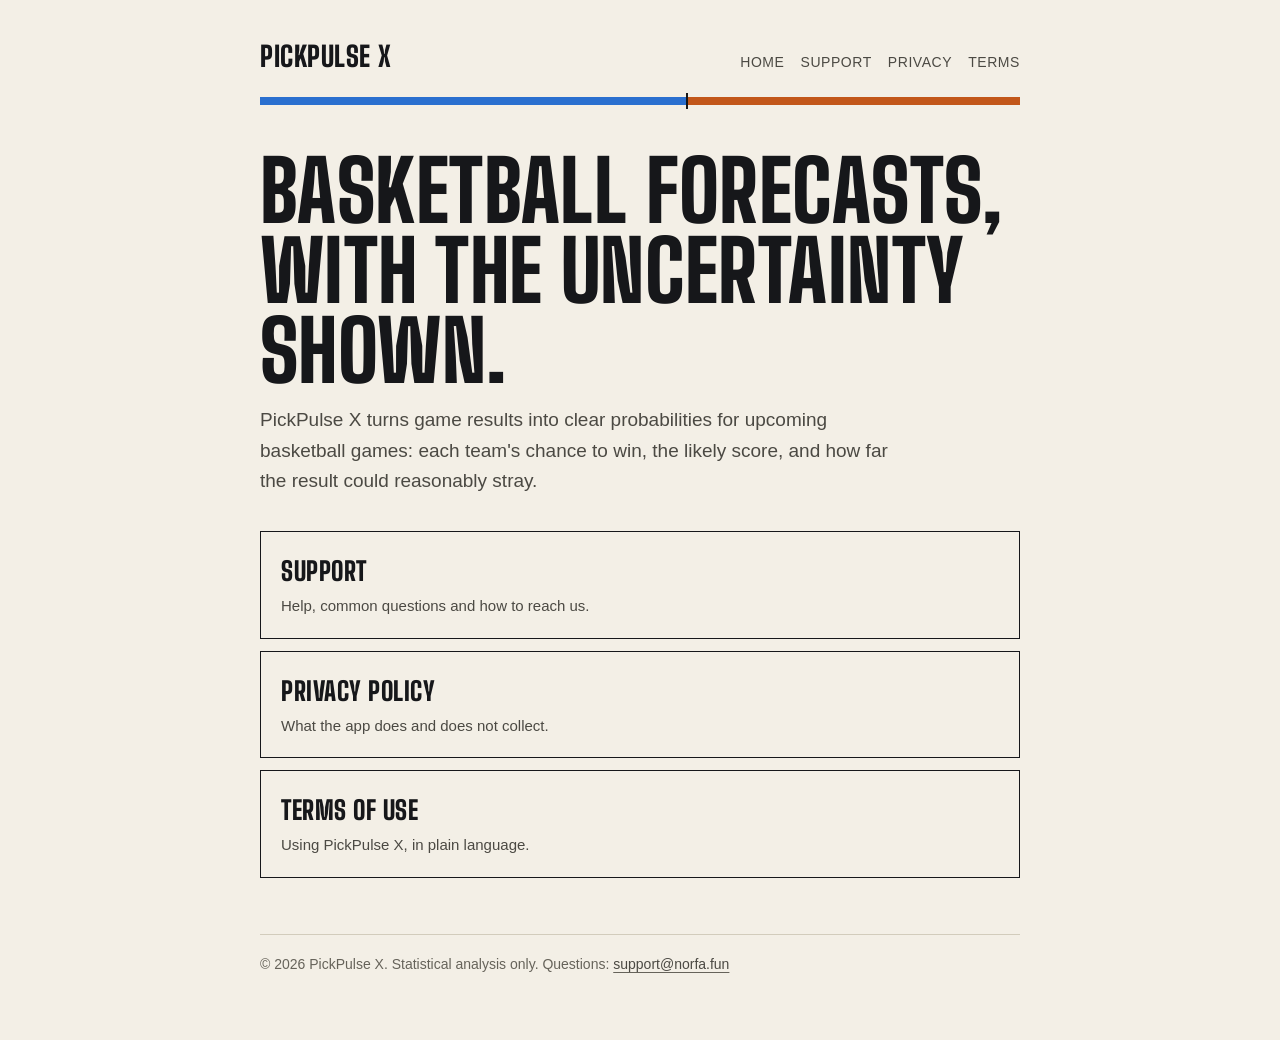
<file: index.html>
<!DOCTYPE html>
<html lang="en">
<head>
  <meta charset="UTF-8" />
  <meta name="viewport" content="width=device-width, initial-scale=1.0" />
  <meta name="description" content="PickPulse X: statistical forecasts for basketball games. Support, privacy policy and terms of use." />
  <meta name="color-scheme" content="light dark" />
  <title>PickPulse X</title>
  <link rel="stylesheet" href="style.css" />
</head>
<body>
<main>
  <header class="top"><a class="brand" href="index.html">PickPulse X</a><nav><a href="index.html">Home</a><a href="support.html">Support</a><a href="privacy_policy.html">Privacy</a><a href="terms_of_use.html">Terms</a></nav></header>
  <div class="ribbon"><i class="a"></i><i class="t"></i><i class="h"></i></div>
  <h1>Basketball forecasts, with the uncertainty shown.</h1>
  <p class="lead">PickPulse X turns game results into clear probabilities for upcoming basketball games: each team's chance to win, the likely score, and how far the result could reasonably stray.</p>
  
  <div class="cards">
    <a class="card" href="support.html"><b>Support</b><span>Help, common questions and how to reach us.</span></a>
    <a class="card" href="privacy_policy.html"><b>Privacy Policy</b><span>What the app does and does not collect.</span></a>
    <a class="card" href="terms_of_use.html"><b>Terms of Use</b><span>Using PickPulse X, in plain language.</span></a>
  </div>
  <footer>&copy; 2026 PickPulse X. Statistical analysis only. Questions: <a href="mailto:support@norfa.fun">support@norfa.fun</a></footer>
</main>
</body>
</html>
</file>
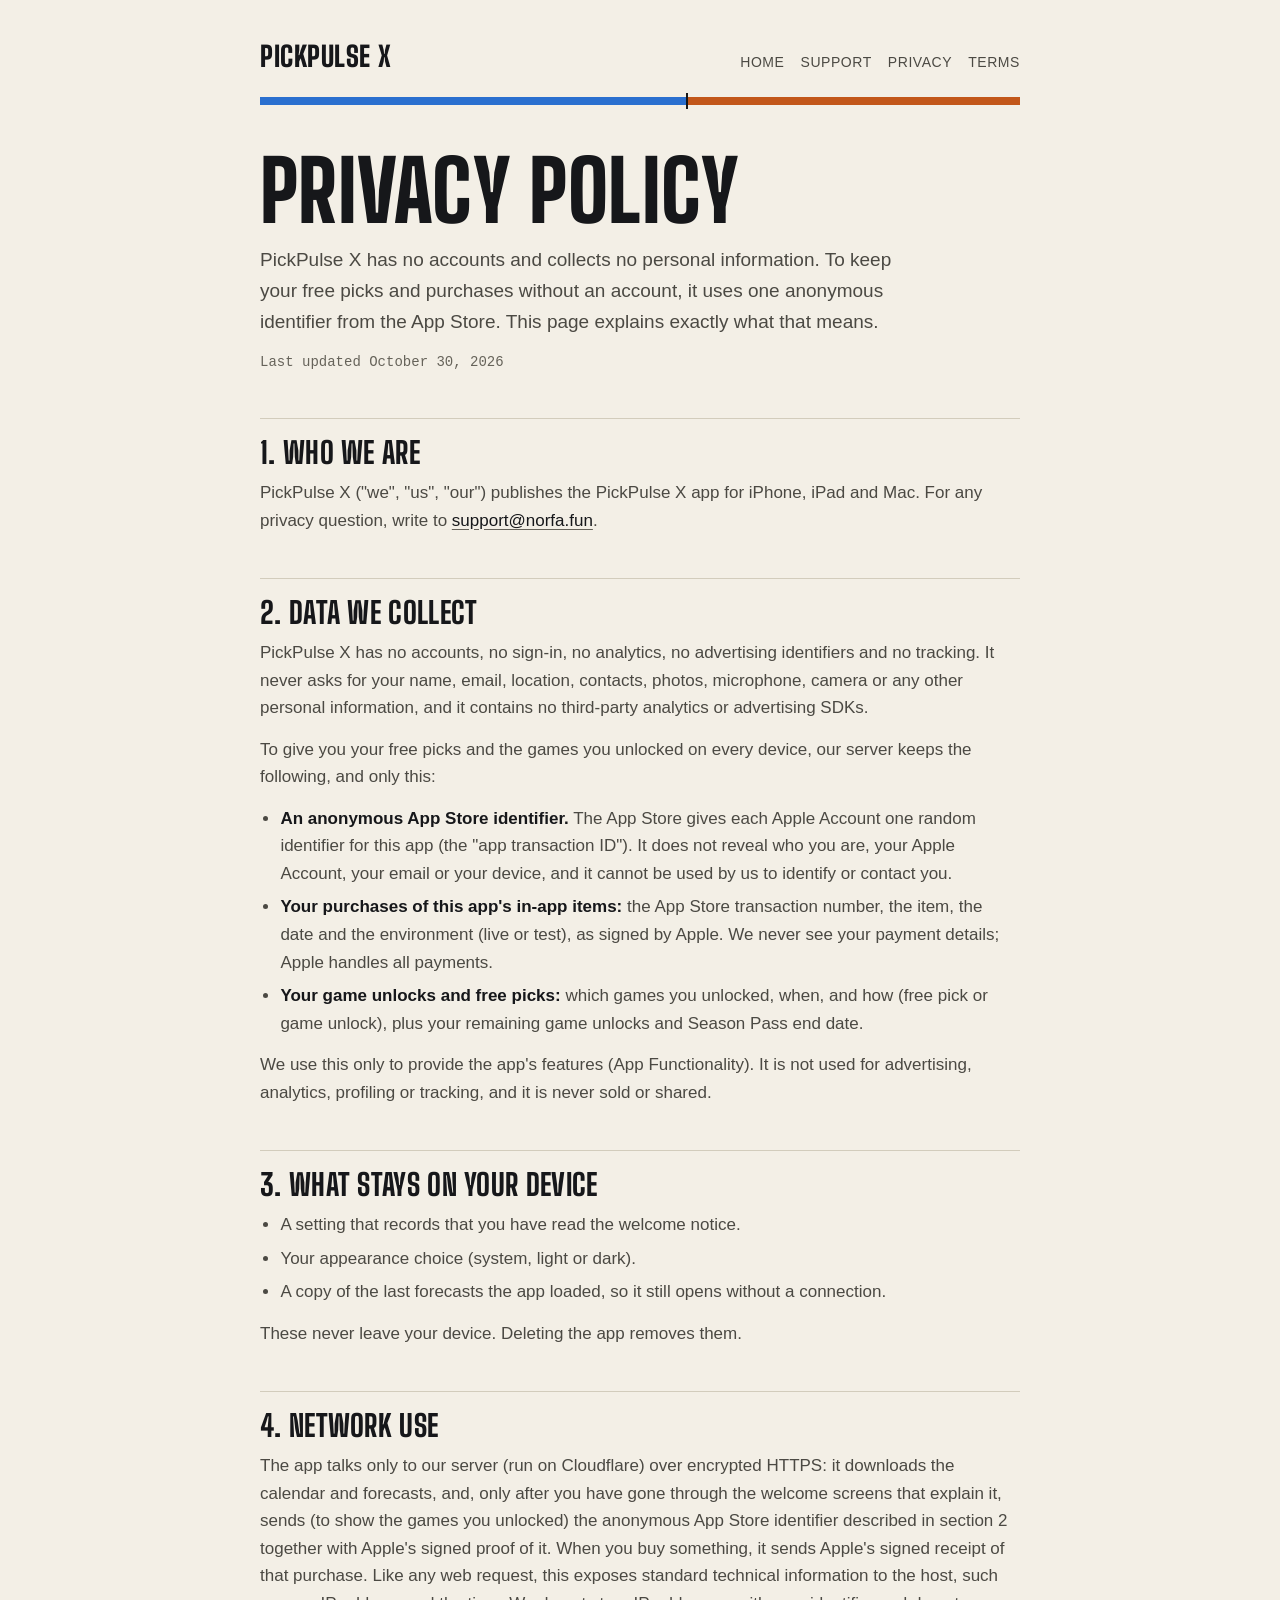
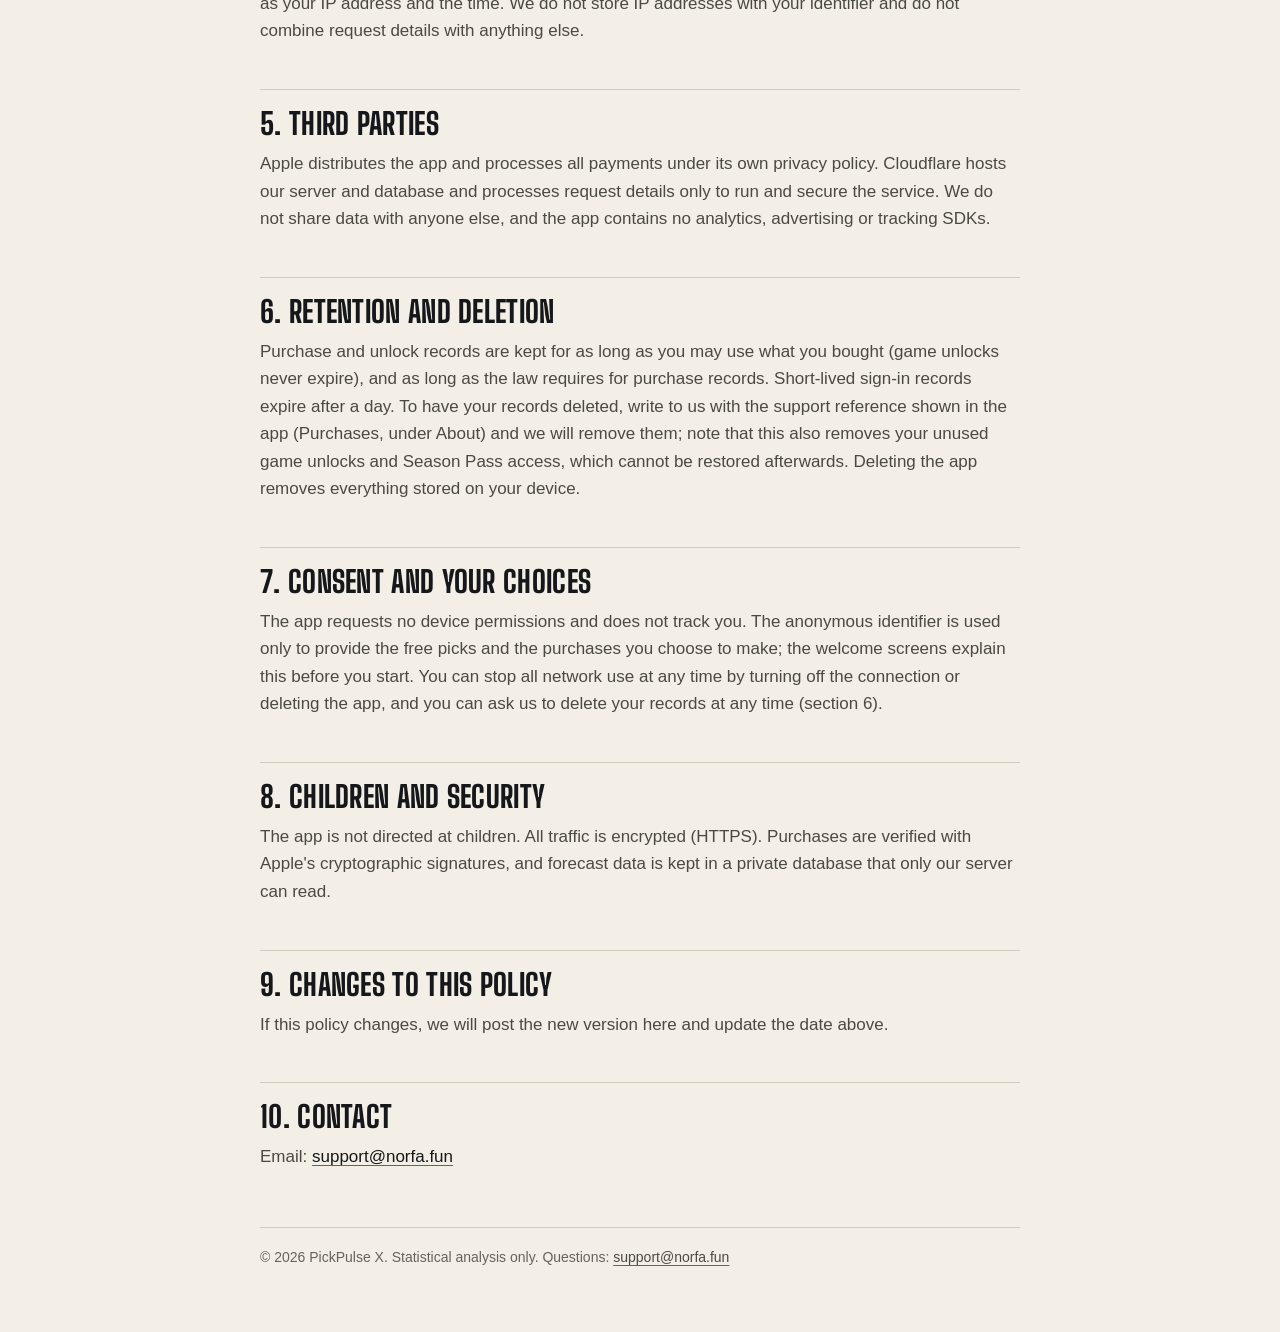
<file: privacy_policy.html>
<!DOCTYPE html>
<html lang="en">
<head>
  <meta charset="UTF-8" />
  <meta name="viewport" content="width=device-width, initial-scale=1.0" />
  <meta name="description" content="PickPulse X privacy policy: the app collects no personal data." />
  <meta name="color-scheme" content="light dark" />
  <title>PickPulse X Privacy Policy</title>
  <link rel="stylesheet" href="style.css" />
</head>
<body>
<main>
  <header class="top"><a class="brand" href="index.html">PickPulse X</a><nav><a href="index.html">Home</a><a href="support.html">Support</a><a href="privacy_policy.html">Privacy</a><a href="terms_of_use.html">Terms</a></nav></header>
  <div class="ribbon"><i class="a"></i><i class="t"></i><i class="h"></i></div>
  <h1>Privacy Policy</h1>
  <p class="lead">PickPulse X has no accounts and collects no personal information. To keep your free picks and purchases without an account, it uses one anonymous identifier from the App Store. This page explains exactly what that means.</p>
  <p class="meta">Last updated October 30, 2026</p>
  <h2>1. Who we are</h2>
  <p>PickPulse X ("we", "us", "our") publishes the PickPulse X app for iPhone, iPad and Mac. For any privacy question, write to <a href="mailto:support@norfa.fun">support@norfa.fun</a>.</p>

  <h2>2. Data we collect</h2>
  <p>PickPulse X has no accounts, no sign-in, no analytics, no advertising identifiers and no tracking. It never asks for your name, email, location, contacts, photos, microphone, camera or any other personal information, and it contains no third-party analytics or advertising SDKs.</p>
  <p>To give you your free picks and the games you unlocked on every device, our server keeps the following, and only this:</p>
  <ul>
    <li><strong>An anonymous App Store identifier.</strong> The App Store gives each Apple Account one random identifier for this app (the "app transaction ID"). It does not reveal who you are, your Apple Account, your email or your device, and it cannot be used by us to identify or contact you.</li>
    <li><strong>Your purchases of this app's in-app items:</strong> the App Store transaction number, the item, the date and the environment (live or test), as signed by Apple. We never see your payment details; Apple handles all payments.</li>
    <li><strong>Your game unlocks and free picks:</strong> which games you unlocked, when, and how (free pick or game unlock), plus your remaining game unlocks and Season Pass end date.</li>
  </ul>
  <p>We use this only to provide the app's features (App Functionality). It is not used for advertising, analytics, profiling or tracking, and it is never sold or shared.</p>

  <h2>3. What stays on your device</h2>
  <ul>
    <li>A setting that records that you have read the welcome notice.</li>
    <li>Your appearance choice (system, light or dark).</li>
    <li>A copy of the last forecasts the app loaded, so it still opens without a connection.</li>
  </ul>
  <p>These never leave your device. Deleting the app removes them.</p>

  <h2>4. Network use</h2>
  <p>The app talks only to our server (run on Cloudflare) over encrypted HTTPS: it downloads the calendar and forecasts, and, only after you have gone through the welcome screens that explain it, sends (to show the games you unlocked) the anonymous App Store identifier described in section 2 together with Apple's signed proof of it. When you buy something, it sends Apple's signed receipt of that purchase. Like any web request, this exposes standard technical information to the host, such as your IP address and the time. We do not store IP addresses with your identifier and do not combine request details with anything else.</p>

  <h2>5. Third parties</h2>
  <p>Apple distributes the app and processes all payments under its own privacy policy. Cloudflare hosts our server and database and processes request details only to run and secure the service. We do not share data with anyone else, and the app contains no analytics, advertising or tracking SDKs.</p>

  <h2>6. Retention and deletion</h2>
  <p>Purchase and unlock records are kept for as long as you may use what you bought (game unlocks never expire), and as long as the law requires for purchase records. Short-lived sign-in records expire after a day. To have your records deleted, write to us with the support reference shown in the app (Purchases, under About) and we will remove them; note that this also removes your unused game unlocks and Season Pass access, which cannot be restored afterwards. Deleting the app removes everything stored on your device.</p>

  <h2>7. Consent and your choices</h2>
  <p>The app requests no device permissions and does not track you. The anonymous identifier is used only to provide the free picks and the purchases you choose to make; the welcome screens explain this before you start. You can stop all network use at any time by turning off the connection or deleting the app, and you can ask us to delete your records at any time (section 6).</p>

  <h2>8. Children and security</h2>
  <p>The app is not directed at children. All traffic is encrypted (HTTPS). Purchases are verified with Apple's cryptographic signatures, and forecast data is kept in a private database that only our server can read.</p>

  <h2>9. Changes to this policy</h2>
  <p>If this policy changes, we will post the new version here and update the date above.</p>

  <h2>10. Contact</h2>
  <p>Email: <a href="mailto:support@norfa.fun">support@norfa.fun</a></p>
  <footer>&copy; 2026 PickPulse X. Statistical analysis only. Questions: <a href="mailto:support@norfa.fun">support@norfa.fun</a></footer>
</main>
</body>
</html>
</file>
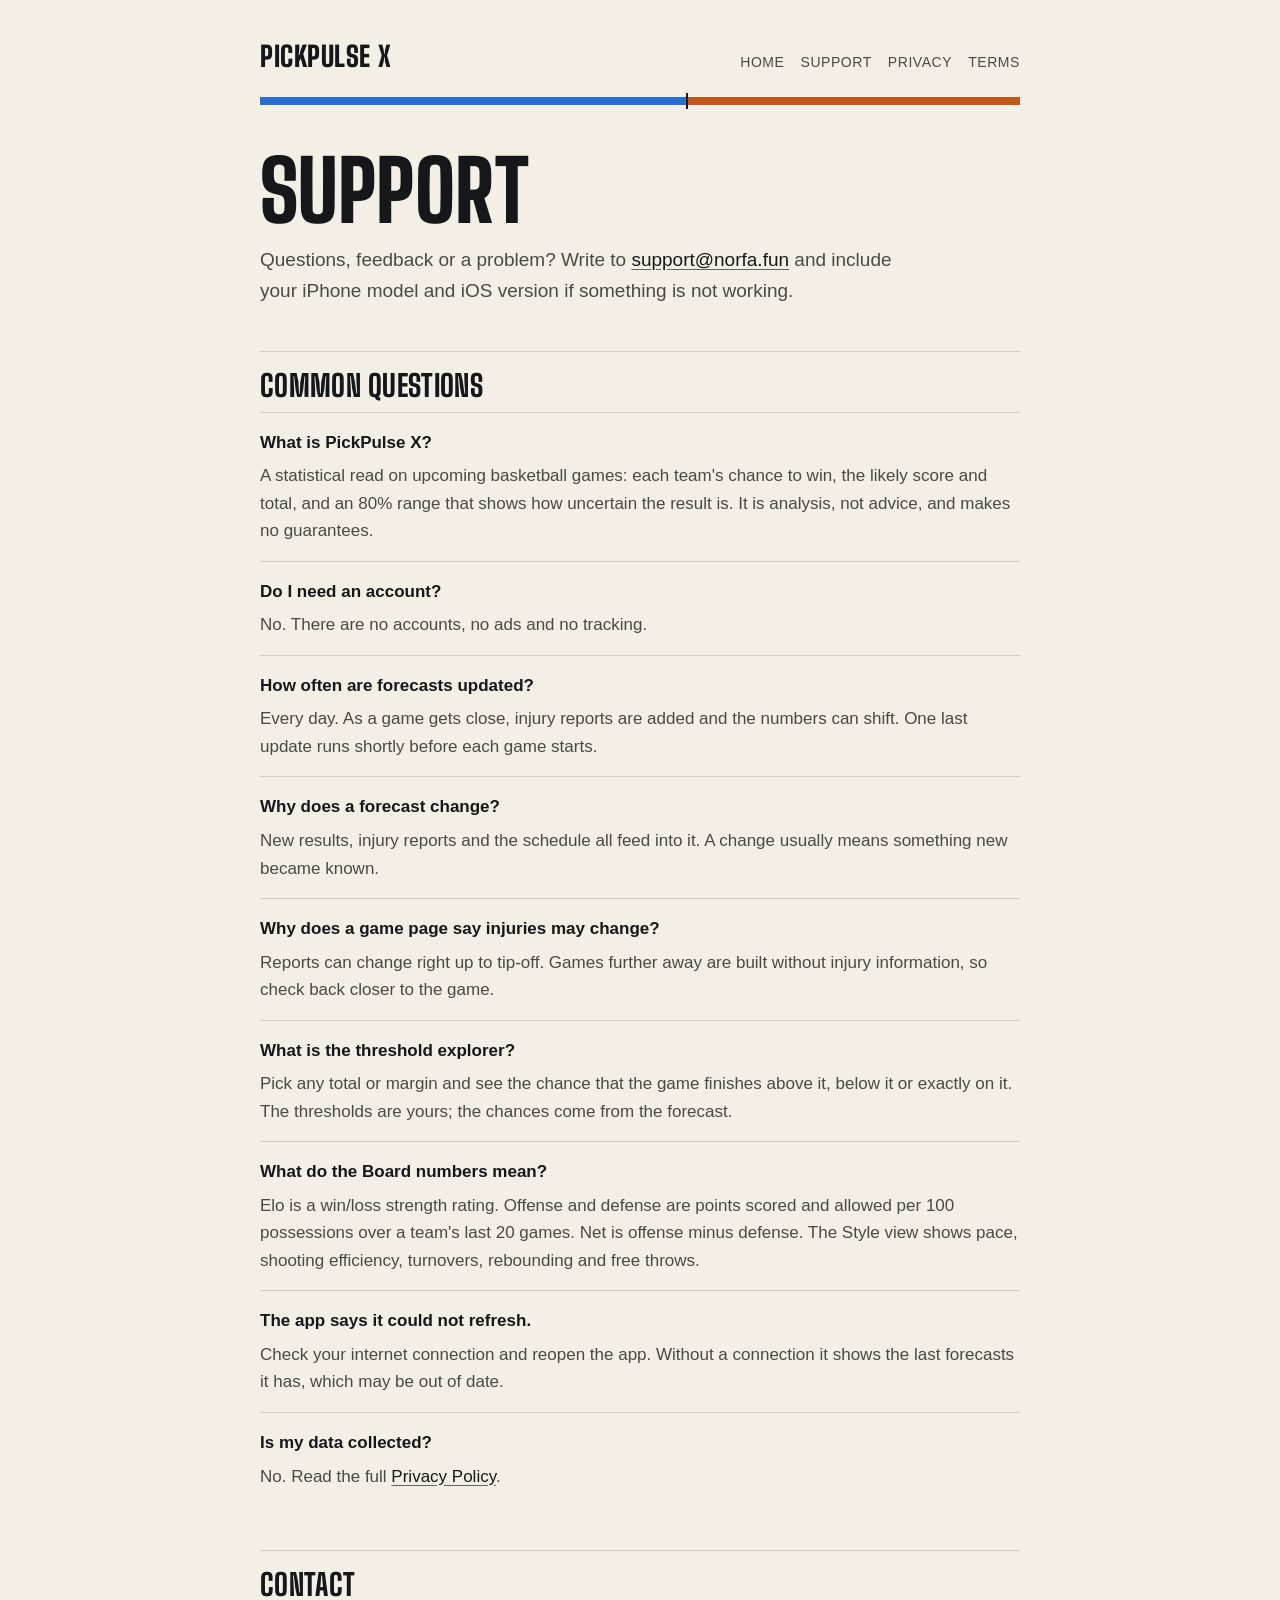
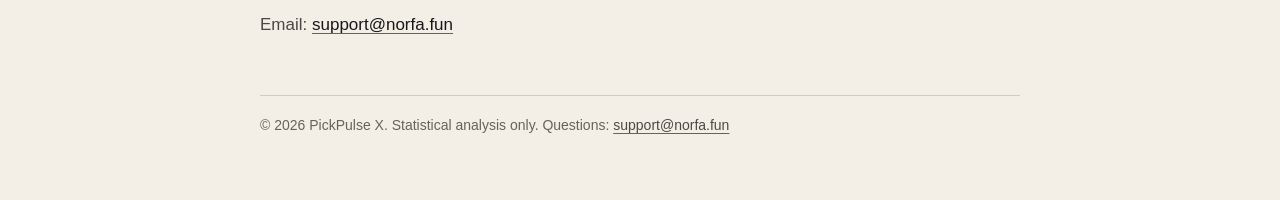
<file: support.html>
<!DOCTYPE html>
<html lang="en">
<head>
  <meta charset="UTF-8" />
  <meta name="viewport" content="width=device-width, initial-scale=1.0" />
  <meta name="description" content="PickPulse X support and common questions." />
  <meta name="color-scheme" content="light dark" />
  <title>PickPulse X Support</title>
  <link rel="stylesheet" href="style.css" />
</head>
<body>
<main>
  <header class="top"><a class="brand" href="index.html">PickPulse X</a><nav><a href="index.html">Home</a><a href="support.html">Support</a><a href="privacy_policy.html">Privacy</a><a href="terms_of_use.html">Terms</a></nav></header>
  <div class="ribbon"><i class="a"></i><i class="t"></i><i class="h"></i></div>
  <h1>Support</h1>
  <p class="lead">Questions, feedback or a problem? Write to <a href="mailto:support@norfa.fun">support@norfa.fun</a> and include your iPhone model and iOS version if something is not working.</p>
  
  <h2>Common questions</h2>
  <div class="qa"><h3>What is PickPulse X?</h3><p>A statistical read on upcoming basketball games: each team's chance to win, the likely score and total, and an 80% range that shows how uncertain the result is. It is analysis, not advice, and makes no guarantees.</p></div>
  <div class="qa"><h3>Do I need an account?</h3><p>No. There are no accounts, no ads and no tracking.</p></div>
  <div class="qa"><h3>How often are forecasts updated?</h3><p>Every day. As a game gets close, injury reports are added and the numbers can shift. One last update runs shortly before each game starts.</p></div>
  <div class="qa"><h3>Why does a forecast change?</h3><p>New results, injury reports and the schedule all feed into it. A change usually means something new became known.</p></div>
  <div class="qa"><h3>Why does a game page say injuries may change?</h3><p>Reports can change right up to tip-off. Games further away are built without injury information, so check back closer to the game.</p></div>
  <div class="qa"><h3>What is the threshold explorer?</h3><p>Pick any total or margin and see the chance that the game finishes above it, below it or exactly on it. The thresholds are yours; the chances come from the forecast.</p></div>
  <div class="qa"><h3>What do the Board numbers mean?</h3><p>Elo is a win/loss strength rating. Offense and defense are points scored and allowed per 100 possessions over a team's last 20 games. Net is offense minus defense. The Style view shows pace, shooting efficiency, turnovers, rebounding and free throws.</p></div>
  <div class="qa"><h3>The app says it could not refresh.</h3><p>Check your internet connection and reopen the app. Without a connection it shows the last forecasts it has, which may be out of date.</p></div>
  <div class="qa"><h3>Is my data collected?</h3><p>No. Read the full <a href="privacy_policy.html">Privacy Policy</a>.</p></div>
  <h2>Contact</h2>
  <p>Email: <a href="mailto:support@norfa.fun">support@norfa.fun</a></p>
  <footer>&copy; 2026 PickPulse X. Statistical analysis only. Questions: <a href="mailto:support@norfa.fun">support@norfa.fun</a></footer>
</main>
</body>
</html>
</file>
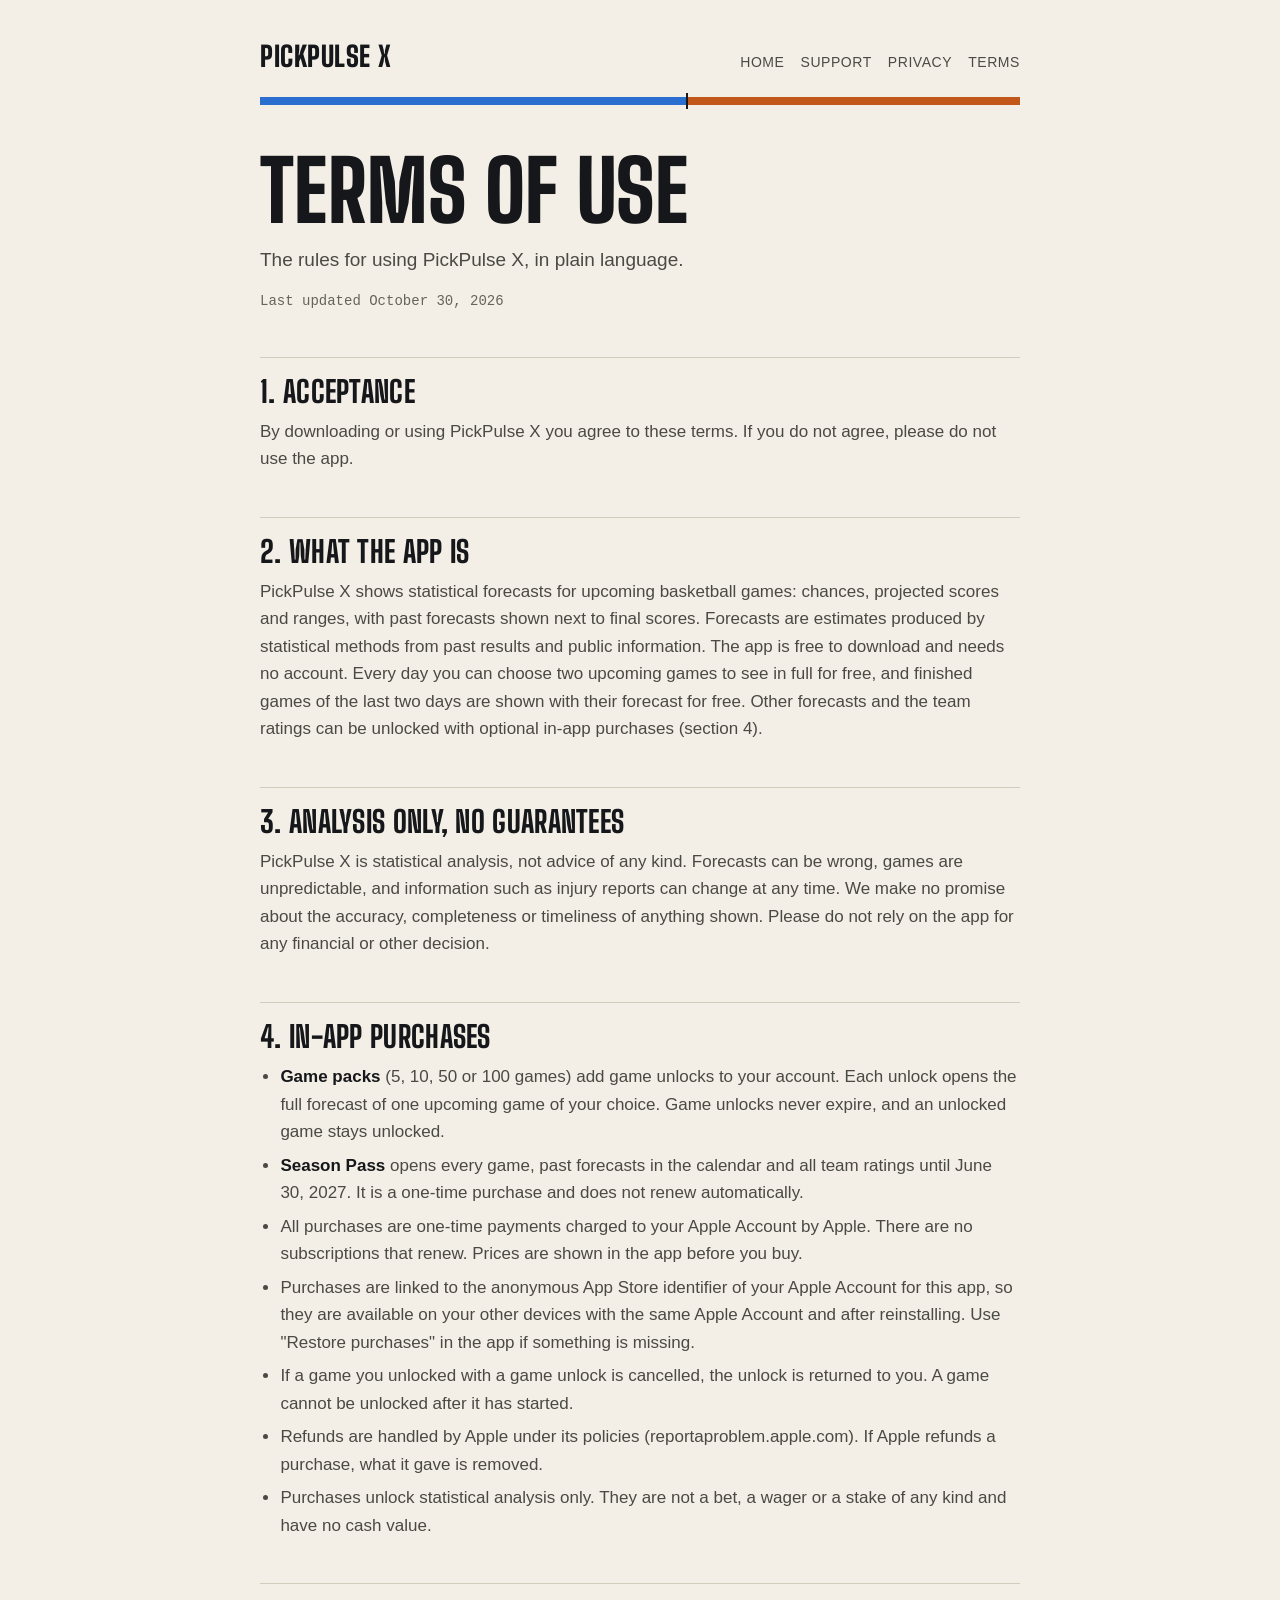
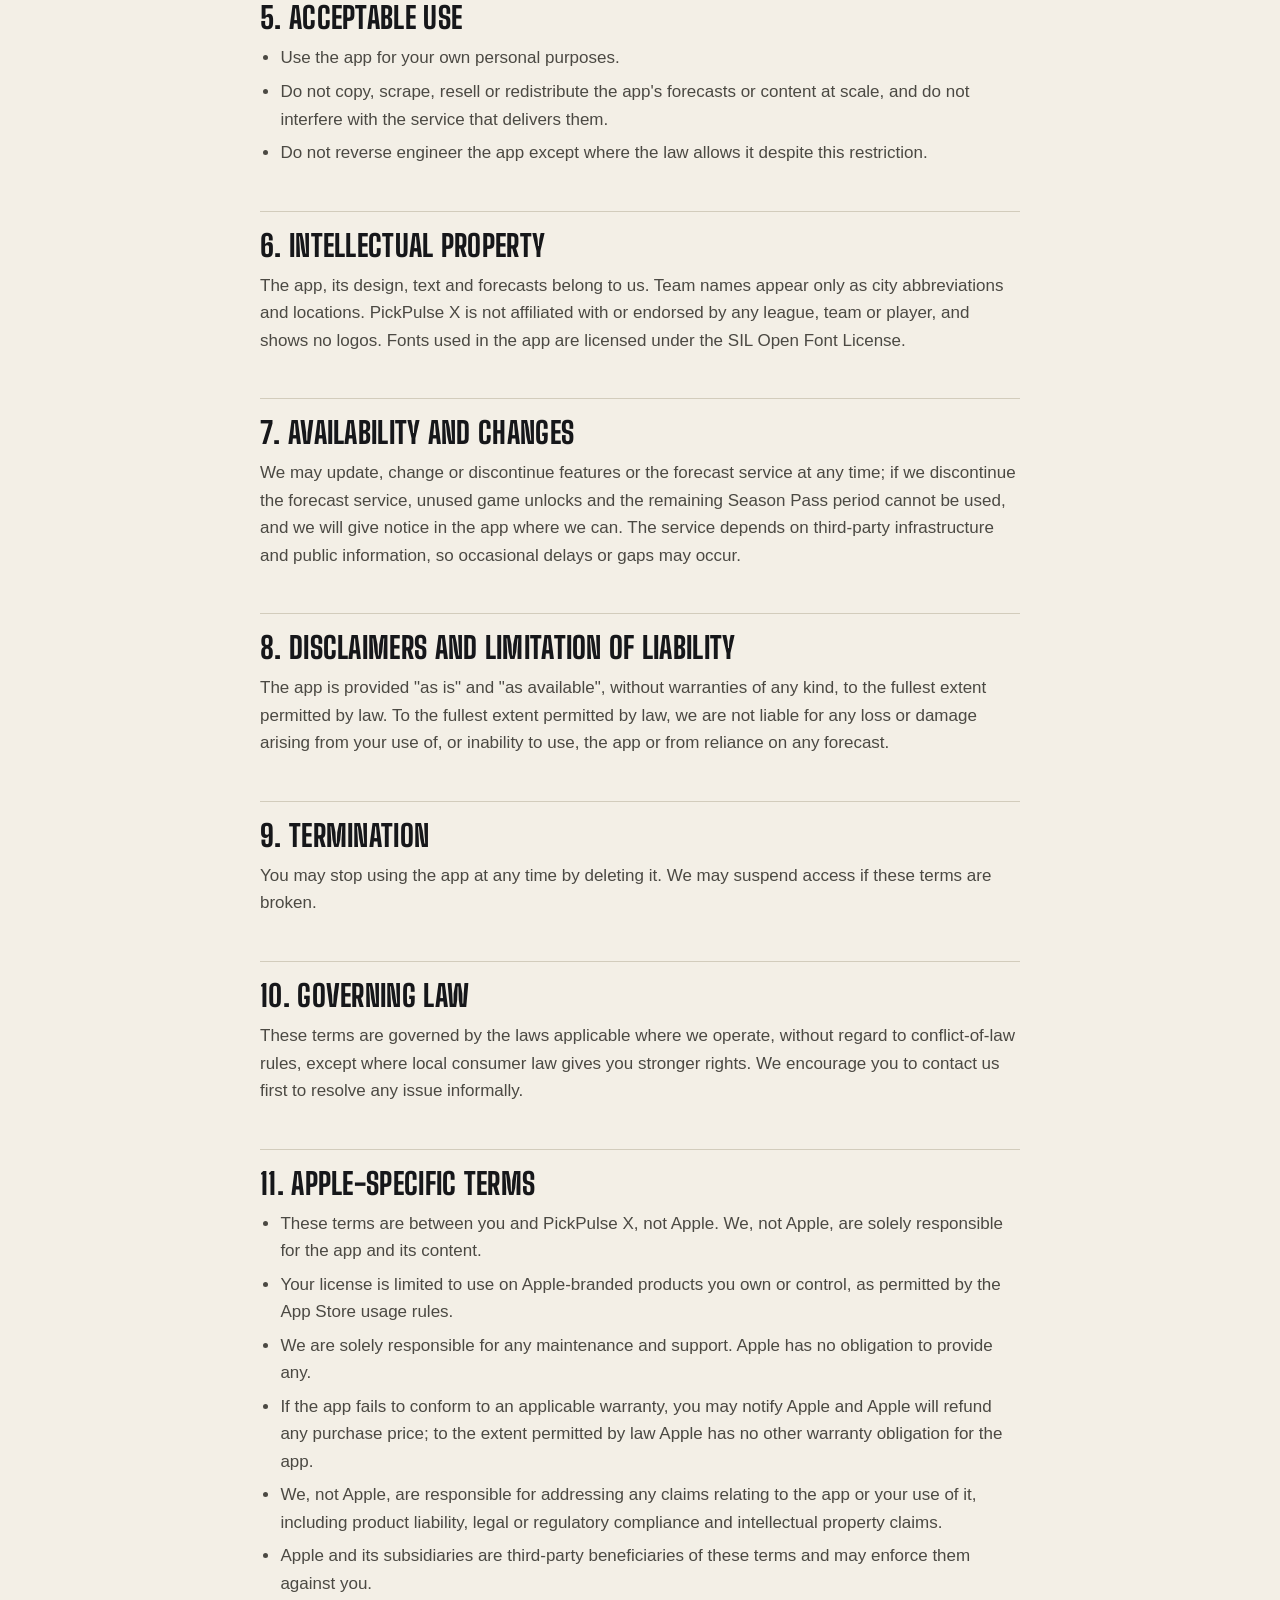
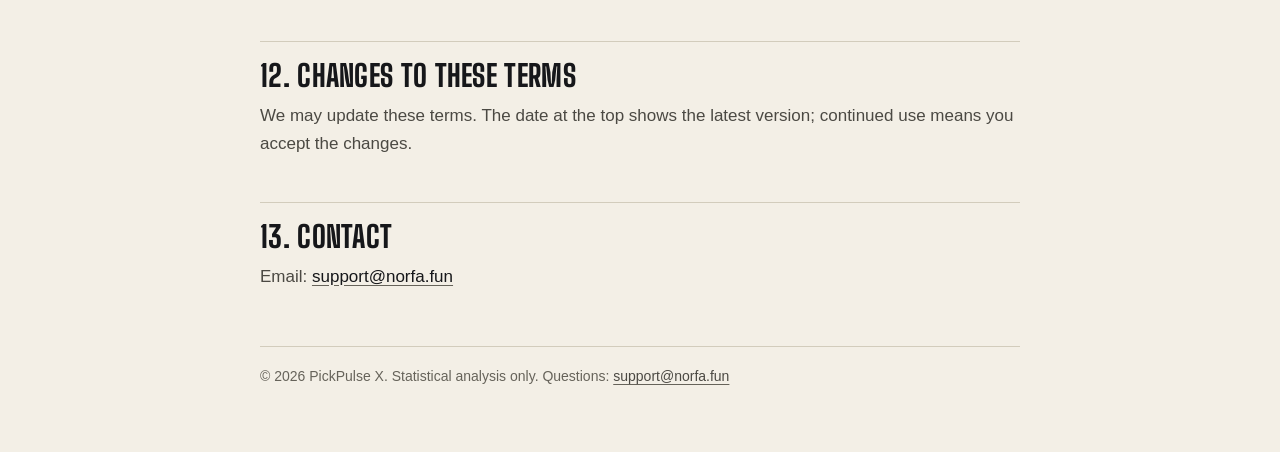
<file: terms_of_use.html>
<!DOCTYPE html>
<html lang="en">
<head>
  <meta charset="UTF-8" />
  <meta name="viewport" content="width=device-width, initial-scale=1.0" />
  <meta name="description" content="PickPulse X terms of use." />
  <meta name="color-scheme" content="light dark" />
  <title>PickPulse X Terms of Use</title>
  <link rel="stylesheet" href="style.css" />
</head>
<body>
<main>
  <header class="top"><a class="brand" href="index.html">PickPulse X</a><nav><a href="index.html">Home</a><a href="support.html">Support</a><a href="privacy_policy.html">Privacy</a><a href="terms_of_use.html">Terms</a></nav></header>
  <div class="ribbon"><i class="a"></i><i class="t"></i><i class="h"></i></div>
  <h1>Terms of Use</h1>
  <p class="lead">The rules for using PickPulse X, in plain language.</p>
  <p class="meta">Last updated October 30, 2026</p>
  <h2>1. Acceptance</h2>
  <p>By downloading or using PickPulse X you agree to these terms. If you do not agree, please do not use the app.</p>

  <h2>2. What the app is</h2>
  <p>PickPulse X shows statistical forecasts for upcoming basketball games: chances, projected scores and ranges, with past forecasts shown next to final scores. Forecasts are estimates produced by statistical methods from past results and public information. The app is free to download and needs no account. Every day you can choose two upcoming games to see in full for free, and finished games of the last two days are shown with their forecast for free. Other forecasts and the team ratings can be unlocked with optional in-app purchases (section 4).</p>

  <h2>3. Analysis only, no guarantees</h2>
  <p>PickPulse X is statistical analysis, not advice of any kind. Forecasts can be wrong, games are unpredictable, and information such as injury reports can change at any time. We make no promise about the accuracy, completeness or timeliness of anything shown. Please do not rely on the app for any financial or other decision.</p>

  <h2>4. In-app purchases</h2>
  <ul>
    <li><strong>Game packs</strong> (5, 10, 50 or 100 games) add game unlocks to your account. Each unlock opens the full forecast of one upcoming game of your choice. Game unlocks never expire, and an unlocked game stays unlocked.</li>
    <li><strong>Season Pass</strong> opens every game, past forecasts in the calendar and all team ratings until June 30, 2027. It is a one-time purchase and does not renew automatically.</li>
    <li>All purchases are one-time payments charged to your Apple Account by Apple. There are no subscriptions that renew. Prices are shown in the app before you buy.</li>
    <li>Purchases are linked to the anonymous App Store identifier of your Apple Account for this app, so they are available on your other devices with the same Apple Account and after reinstalling. Use "Restore purchases" in the app if something is missing.</li>
    <li>If a game you unlocked with a game unlock is cancelled, the unlock is returned to you. A game cannot be unlocked after it has started.</li>
    <li>Refunds are handled by Apple under its policies (reportaproblem.apple.com). If Apple refunds a purchase, what it gave is removed.</li>
    <li>Purchases unlock statistical analysis only. They are not a bet, a wager or a stake of any kind and have no cash value.</li>
  </ul>

  <h2>5. Acceptable use</h2>
  <ul>
    <li>Use the app for your own personal purposes.</li>
    <li>Do not copy, scrape, resell or redistribute the app's forecasts or content at scale, and do not interfere with the service that delivers them.</li>
    <li>Do not reverse engineer the app except where the law allows it despite this restriction.</li>
  </ul>

  <h2>6. Intellectual property</h2>
  <p>The app, its design, text and forecasts belong to us. Team names appear only as city abbreviations and locations. PickPulse X is not affiliated with or endorsed by any league, team or player, and shows no logos. Fonts used in the app are licensed under the SIL Open Font License.</p>

  <h2>7. Availability and changes</h2>
  <p>We may update, change or discontinue features or the forecast service at any time; if we discontinue the forecast service, unused game unlocks and the remaining Season Pass period cannot be used, and we will give notice in the app where we can. The service depends on third-party infrastructure and public information, so occasional delays or gaps may occur.</p>

  <h2>8. Disclaimers and limitation of liability</h2>
  <p>The app is provided "as is" and "as available", without warranties of any kind, to the fullest extent permitted by law. To the fullest extent permitted by law, we are not liable for any loss or damage arising from your use of, or inability to use, the app or from reliance on any forecast.</p>

  <h2>9. Termination</h2>
  <p>You may stop using the app at any time by deleting it. We may suspend access if these terms are broken.</p>

  <h2>10. Governing law</h2>
  <p>These terms are governed by the laws applicable where we operate, without regard to conflict-of-law rules, except where local consumer law gives you stronger rights. We encourage you to contact us first to resolve any issue informally.</p>

  <h2>11. Apple-specific terms</h2>
  <ul>
    <li>These terms are between you and PickPulse X, not Apple. We, not Apple, are solely responsible for the app and its content.</li>
    <li>Your license is limited to use on Apple-branded products you own or control, as permitted by the App Store usage rules.</li>
    <li>We are solely responsible for any maintenance and support. Apple has no obligation to provide any.</li>
    <li>If the app fails to conform to an applicable warranty, you may notify Apple and Apple will refund any purchase price; to the extent permitted by law Apple has no other warranty obligation for the app.</li>
    <li>We, not Apple, are responsible for addressing any claims relating to the app or your use of it, including product liability, legal or regulatory compliance and intellectual property claims.</li>
    <li>Apple and its subsidiaries are third-party beneficiaries of these terms and may enforce them against you.</li>
  </ul>

  <h2>12. Changes to these terms</h2>
  <p>We may update these terms. The date at the top shows the latest version; continued use means you accept the changes.</p>

  <h2>13. Contact</h2>
  <p>Email: <a href="mailto:support@norfa.fun">support@norfa.fun</a></p>
  <footer>&copy; 2026 PickPulse X. Statistical analysis only. Questions: <a href="mailto:support@norfa.fun">support@norfa.fun</a></footer>
</main>
</body>
</html>
</file>
<file: style.css>
@font-face {
  font-family: "Big Shoulders";
  src: url("fonts/BigShouldersDisplay-Variable.ttf") format("truetype");
  font-weight: 100 900;
  font-display: swap;
}

:root {
  --ground: #f3efe6;
  --wash: #e8e3d6;
  --rule: #d2ccbc;
  --ink: #16171a;
  --soft: #4b4943;
  --muted: #66635a;
  --away: #2a6fcf;
  --home: #c2571a;
}

@media (prefers-color-scheme: dark) {
  :root {
    --ground: #121315;
    --wash: #1b1d20;
    --rule: #2b2e33;
    --ink: #ece8df;
    --soft: #b9b5aa;
    --muted: #8d8a80;
    --away: #4a8be0;
    --home: #dc7430;
  }
}

* { box-sizing: border-box; margin: 0; padding: 0; }

html { -webkit-text-size-adjust: 100%; }

body {
  background: var(--ground);
  color: var(--ink);
  font-family: -apple-system, BlinkMacSystemFont, "Segoe UI", Helvetica, Arial, sans-serif;
  line-height: 1.62;
  font-size: 17px;
  padding: 0 22px 64px;
}

main { width: min(760px, 100%); margin: 0 auto; }

header.top {
  padding: 34px 0 0;
  display: flex;
  align-items: baseline;
  justify-content: space-between;
  gap: 16px;
}

.brand {
  font-family: "Big Shoulders", "Arial Narrow", Impact, sans-serif;
  font-weight: 850;
  font-size: 28px;
  letter-spacing: .02em;
  text-transform: uppercase;
  color: var(--ink);
  text-decoration: none;
}

nav a {
  color: var(--soft);
  text-decoration: none;
  font-size: 14px;
  margin-left: 16px;
  letter-spacing: .04em;
  text-transform: uppercase;
}
nav a:hover { color: var(--ink); }

.ribbon {
  display: flex;
  height: 8px;
  margin: 18px 0 0;
}
.ribbon i { display: block; height: 100%; }
.ribbon .a { background: var(--away); flex: 0 0 56%; }
.ribbon .t { background: var(--ink); flex: 0 0 2px; margin: -4px 0; height: 16px; }
.ribbon .h { background: var(--home); flex: 1; }

h1 {
  font-family: "Big Shoulders", "Arial Narrow", Impact, sans-serif;
  font-weight: 850;
  text-transform: uppercase;
  font-size: clamp(46px, 11vw, 84px);
  line-height: .95;
  margin: 46px 0 14px;
  letter-spacing: .005em;
}

.lead { color: var(--soft); font-size: 19px; max-width: 34em; }
.meta { color: var(--muted); font-size: 14px; margin-top: 12px; font-family: ui-monospace, "SF Mono", Menlo, monospace; }

h2 {
  font-family: "Big Shoulders", "Arial Narrow", Impact, sans-serif;
  font-weight: 800;
  text-transform: uppercase;
  font-size: 30px;
  line-height: 1;
  margin: 44px 0 12px;
  padding-top: 18px;
  border-top: 1px solid var(--rule);
  letter-spacing: .01em;
}

h3 { font-size: 17px; margin: 22px 0 6px; }

p, li { color: var(--soft); }
p { margin: 0 0 14px; }
ul { margin: 0 0 14px 1.2em; }
li { margin-bottom: 6px; }
strong { color: var(--ink); }

a { color: var(--ink); text-decoration-color: var(--muted); text-underline-offset: 3px; }

.cards { display: grid; gap: 12px; margin-top: 34px; }
.card {
  display: block;
  border: 1px solid var(--ink);
  padding: 18px 20px;
  text-decoration: none;
  color: var(--ink);
  background: transparent;
}
.card:hover { background: var(--wash); }
.card b {
  display: block;
  font-family: "Big Shoulders", "Arial Narrow", Impact, sans-serif;
  font-weight: 850;
  font-size: 26px;
  letter-spacing: .02em;
  text-transform: uppercase;
}
.card span { color: var(--soft); font-size: 15px; }

.qa { border-top: 1px solid var(--rule); padding: 16px 0 2px; }
.qa h3 { margin-top: 0; }

footer { margin-top: 56px; padding-top: 18px; border-top: 1px solid var(--rule); color: var(--muted); font-size: 14px; }
footer a { color: var(--soft); }
</file>
